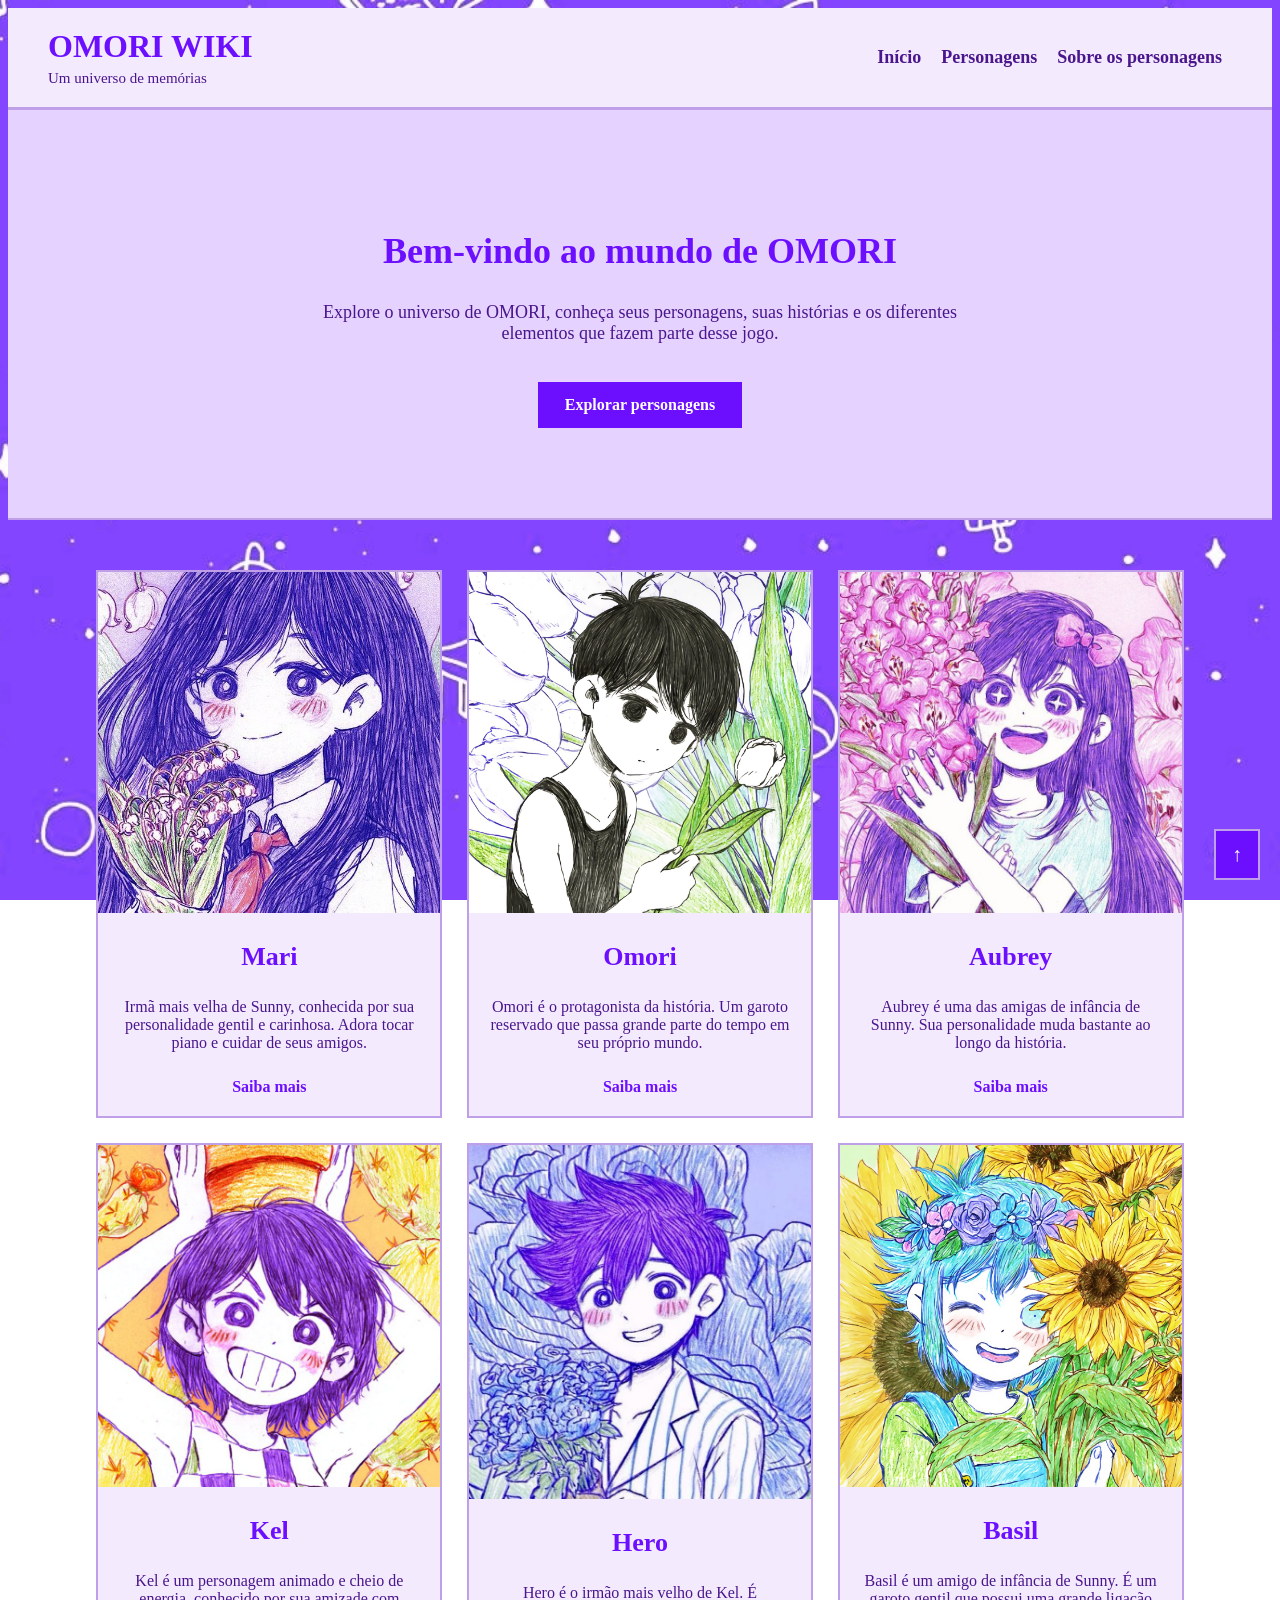
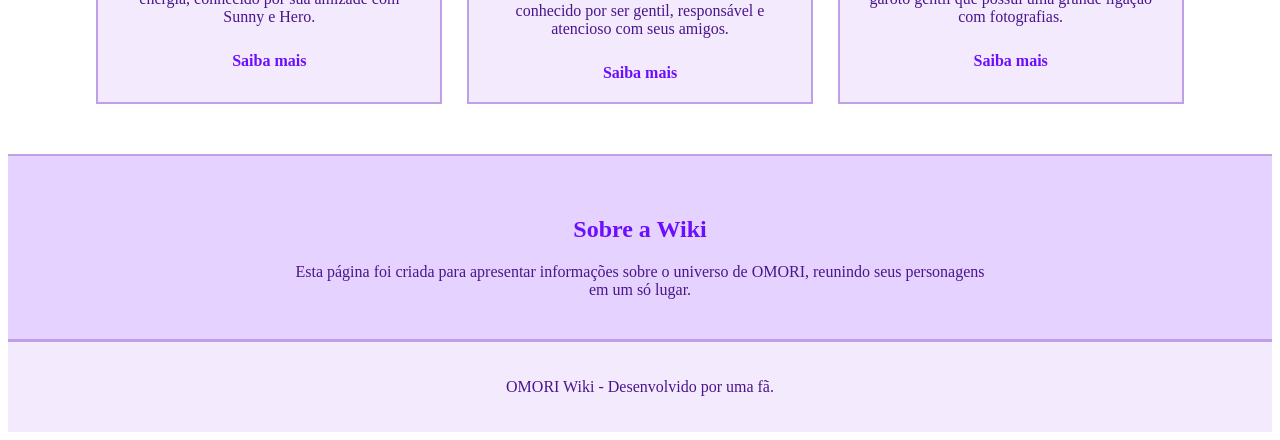
<file: index.html>
<!DOCTYPE html>
<html lang="pt-br">

<head>
    <meta charset="UTF-8">
    <meta name="viewport" content="width=device-width, initial-scale=1.0">

    <title>OMORI Wiki</title>

    <link rel="stylesheet" href="style.css">
    <link rel="icon" href="iconomori.ico">

    <!-- Importação das fontes utilizadas no site -->
    <link rel="preconnect" href="https://fonts.googleapis.com">
    <link rel="preconnect" href="https://fonts.gstatic.com" crossorigin>

    <link href="https://fonts.googleapis.com/css2?family=Mountains+of+Christmas:wght@400;700&family=Quicksand:wght@400;500;600;700&display=swap" rel="stylesheet">

</head>

<body>

    <!-- Feito individualmente por Ana Letícia Mendes Sousa -->

    <header class="cabecalho">

        <div class="logo">

            <h1>OMORI WIKI</h1>

            <p>Um universo de memórias</p>

        </div>

        <nav class="menu">

            <a href="index.html">Início</a>

            <a href="#personagens">Personagens</a>

            <a href="personagens.html">Sobre os personagens</a>

        </nav>

    </header>

    <main>

        <section class="apresentacao">

            <div class="texto-apresentacao">

                <h2>Bem-vindo ao mundo de OMORI</h2>

                <p>
                    Explore o universo de OMORI, conheça seus personagens,
                    suas histórias e os diferentes elementos que fazem
                    parte desse jogo.
                </p>

                <a href="#personagens" class="botao">
                    Explorar personagens
                </a>

            </div>

        </section>

        <section id="personagens" class="secao-personagens">

            <div class="grade-personagens">

                <div class="card">

                    <img src="Mari.jpg" alt="Mari segurando um buquê de flores rosas.">

                    <div class="conteudo-card">

                        <h3>Mari</h3>

                        <p>
                            Irmã mais velha de Sunny, conhecida
                            por sua personalidade gentil e carinhosa.
                            Adora tocar piano e cuidar de seus amigos.
                        </p>

                        <a href="personagens.html#mari">
                            Saiba mais
                        </a>

                    </div>

                </div>

                <div class="card">

                    <img src="omori.jpg" alt="Omori segurando um buquê de flores brancas.">

                    <div class="conteudo-card">

                        <h3>Omori</h3>

                        <p>
                            Omori é o protagonista da história.
                            Um garoto reservado que passa grande
                            parte do tempo em seu próprio mundo.
                        </p>

                        <a href="personagens.html#omori">
                            Saiba mais
                        </a>

                    </div>

                </div>

                <div class="card">

                    <img src="aubrey.jpg" alt="Aubrey segurando um buquê de flores rosas.">

                    <div class="conteudo-card">

                        <h3>Aubrey</h3>

                        <p>
                            Aubrey é uma das amigas de infância
                            de Sunny. Sua personalidade muda
                            bastante ao longo da história.
                        </p>

                        <a href="personagens.html#aubrey">
                            Saiba mais
                        </a>

                    </div>

                </div>

                <div class="card">

                    <img src="kel.jpg" alt="Kel segurando um pote de flor na cabeça.">

                    <div class="conteudo-card">

                        <h3>Kel</h3>

                        <p>
                            Kel é um personagem animado e cheio
                            de energia, conhecido por sua amizade
                            com Sunny e Hero.
                        </p>

                        <a href="personagens.html#kel">
                            Saiba mais
                        </a>

                    </div>

                </div>

                <div class="card">

                    <img src="hero.jpg" alt="Hero segurando um buquê de flores azuis.">

                    <div class="conteudo-card">

                        <h3>Hero</h3>

                        <p>
                            Hero é o irmão mais velho de Kel.
                            É conhecido por ser gentil, responsável
                            e atencioso com seus amigos.
                        </p>

                        <a href="personagens.html#hero">
                            Saiba mais
                        </a>

                    </div>

                </div>

                <div class="card">

                    <img src="basil.jpg" alt="Basil segurando um girassol.">

                    <div class="conteudo-card">

                        <h3>Basil</h3>

                        <p>
                            Basil é um amigo de infância de Sunny.
                            É um garoto gentil que possui uma
                            grande ligação com fotografias.
                        </p>

                        <a href="personagens.html#basil">
                            Saiba mais
                        </a>

                    </div>

                </div>

            </div>

        </section>

        <section class="sobre">

            <h2>Sobre a Wiki</h2>

            <p>
                Esta página foi criada para apresentar informações
                sobre o universo de OMORI, reunindo seus personagens
                em um só lugar.
            </p>

        </section>

    </main>

    <footer class="rodape">

        <p>OMORI Wiki - Desenvolvido por uma fã.</p>

    </footer>

    <a href="#" class="voltar-topo">↑</a>

</body>

</html>
</file>
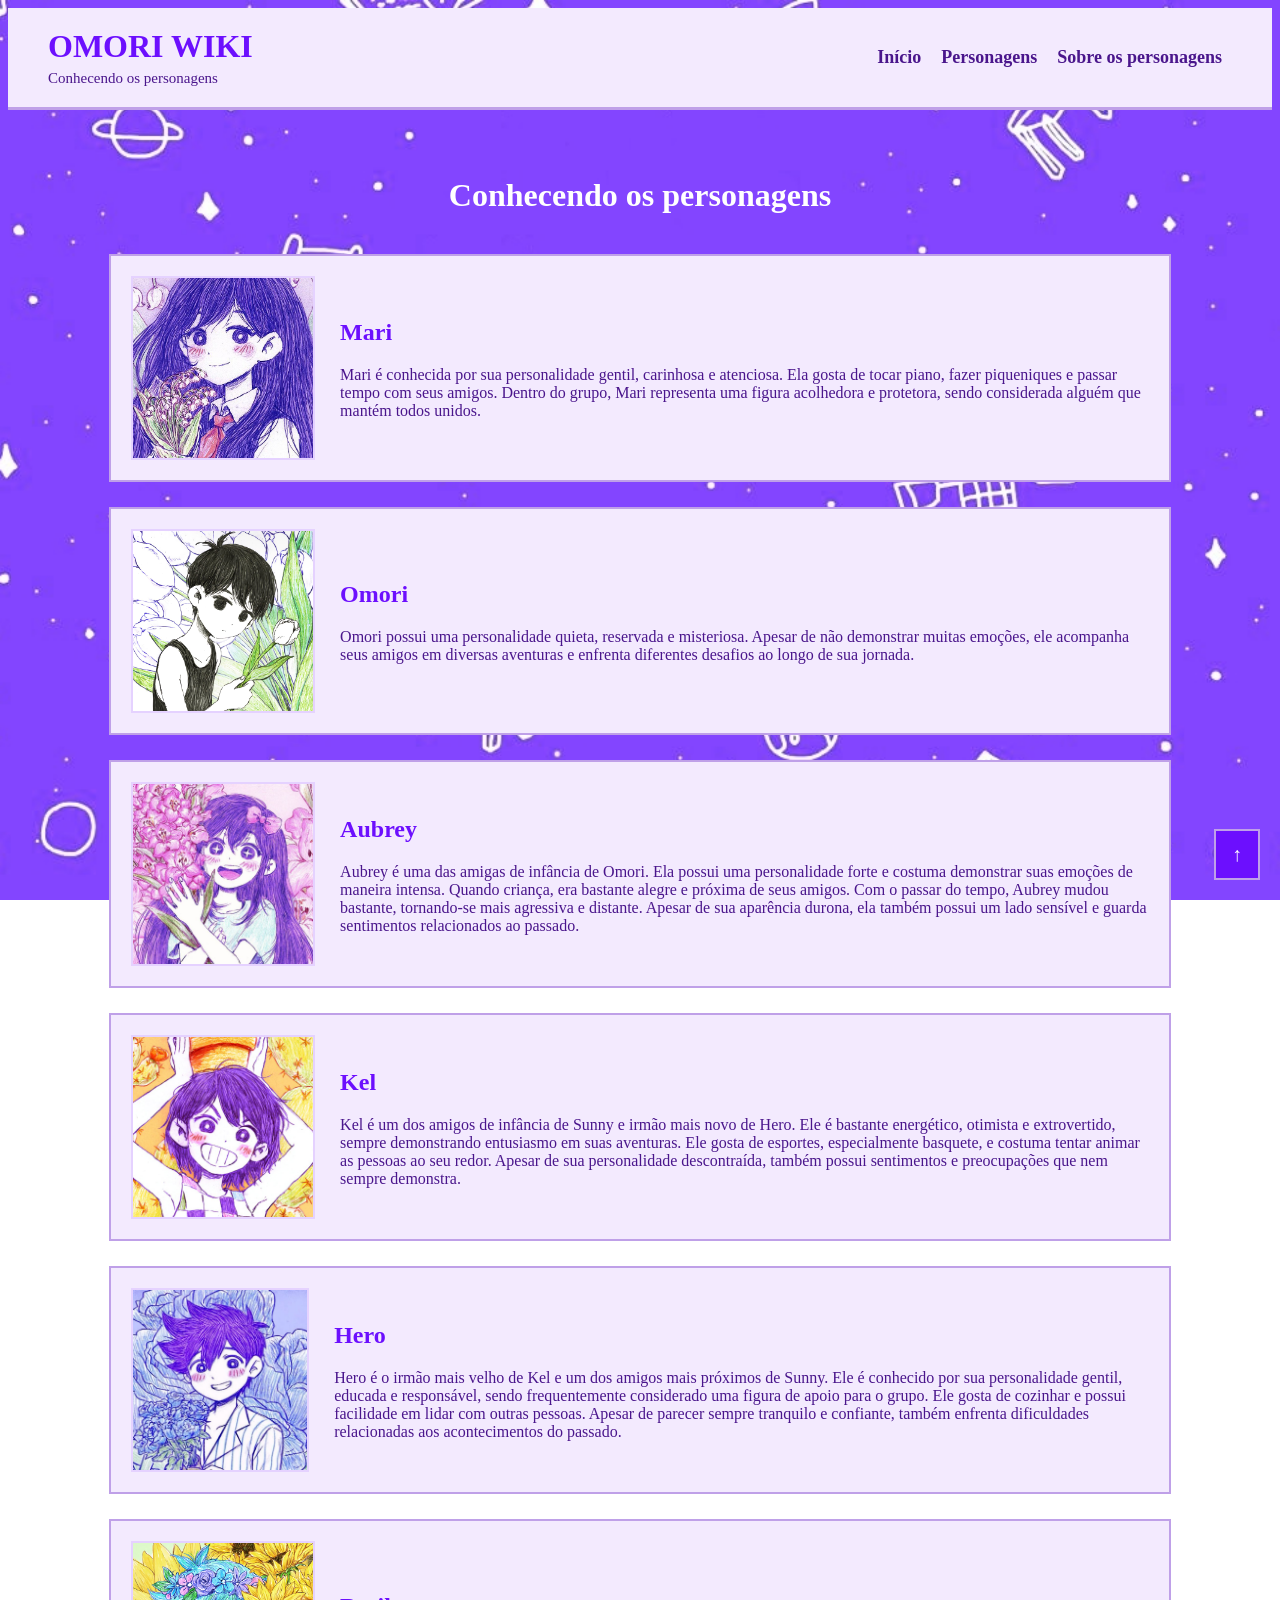
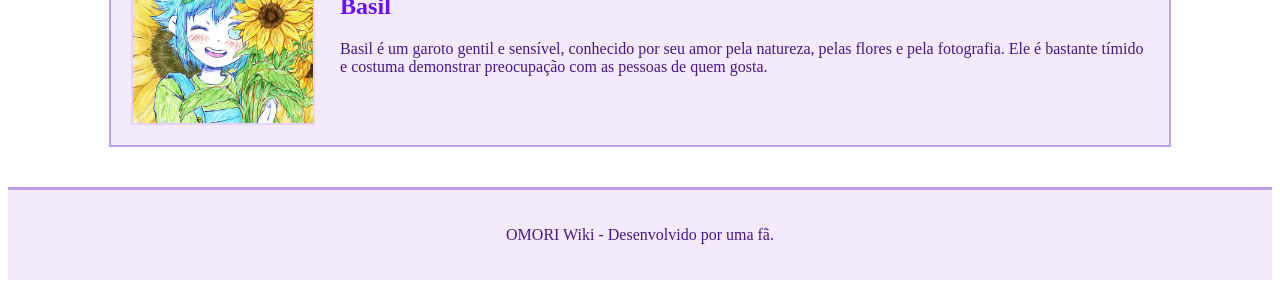
<file: personagens.html>
<!DOCTYPE html>
<html lang="pt-br">

<head>
    <meta charset="UTF-8">
    <meta name="viewport" content="width=device-width, initial-scale=1.0">

    <title>Personagens - OMORI Wiki</title>

    <link rel="stylesheet" href="style.css">
    <link rel="icon" href="iconomori.ico">

    <!-- Importação das fontes utilizadas no site -->
    <link rel="preconnect" href="https://fonts.googleapis.com">
    <link rel="preconnect" href="https://fonts.gstatic.com" crossorigin>

    <link href="https://fonts.googleapis.com/css2?family=Mountains+of+Christmas:wght@400;700&family=Quicksand:wght@400;500;600;700&display=swap" rel="stylesheet">

</head>

<body>

    <header class="cabecalho">

        <div class="logo">

            <h1>OMORI WIKI</h1>

            <p>Conhecendo os personagens</p>

        </div>

        <nav class="menu">

            <a href="index.html">Início</a>

            <a href="index.html#personagens">Personagens</a>

            <a href="personagens.html">Sobre os personagens</a>

        </nav>

    </header>

    <main class="pagina-detalhes">

        <section class="titulo-detalhes">

            <h2>Conhecendo os personagens</h2>

        </section>

        <section class="lista-detalhes">

            <article class="personagem-detalhe" id="mari">

                <img src="Mari.jpg" alt="Mari">

                <div>

                    <h2>Mari</h2>

                    <p>
                        Mari é conhecida por sua personalidade gentil,
                        carinhosa e atenciosa. Ela gosta de tocar piano,
                        fazer piqueniques e passar tempo com seus amigos.
                        Dentro do grupo, Mari representa uma figura acolhedora
                        e protetora, sendo considerada alguém que mantém todos unidos.
                    </p>

                </div>

            </article>

            <article class="personagem-detalhe" id="omori">

                <img src="omori.jpg" alt="Omori">

                <div>

                    <h2>Omori</h2>

                    <p>
                        Omori possui uma personalidade quieta, reservada
                        e misteriosa. Apesar de não demonstrar muitas emoções,
                        ele acompanha seus amigos em diversas aventuras e
                        enfrenta diferentes desafios ao longo de sua jornada.
                    </p>

                </div>

            </article>

            <article class="personagem-detalhe" id="aubrey">

                <img src="aubrey.jpg" alt="Aubrey">

                <div>

                    <h2>Aubrey</h2>

                    <p>
                        Aubrey é uma das amigas de infância de Omori.
                        Ela possui uma personalidade forte e costuma demonstrar
                        suas emoções de maneira intensa. Quando criança, era
                        bastante alegre e próxima de seus amigos. Com o passar do
                        tempo, Aubrey mudou bastante, tornando-se mais agressiva e distante.
                        Apesar de sua aparência durona, ela também possui um lado sensível
                        e guarda sentimentos relacionados ao passado.
                    </p>

                </div>

            </article>

            <article class="personagem-detalhe" id="kel">

                <img src="kel.jpg" alt="Kel">

                <div>

                    <h2>Kel</h2>

                    <p>
                        Kel é um dos amigos de infância de Sunny e irmão mais novo de Hero.
                        Ele é bastante energético, otimista e extrovertido, sempre demonstrando
                        entusiasmo em suas aventuras. Ele gosta de esportes, especialmente basquete,
                        e costuma tentar animar as pessoas ao seu redor. Apesar de sua personalidade
                        descontraída, também possui sentimentos e preocupações que nem sempre demonstra.
                    </p>

                </div>

            </article>

            <article class="personagem-detalhe" id="hero">

                <img src="hero.jpg" alt="Hero">

                <div>

                    <h2>Hero</h2>

                    <p>
                        Hero é o irmão mais velho de Kel e um dos amigos mais próximos de Sunny.
                        Ele é conhecido por sua personalidade gentil, educada e responsável,
                        sendo frequentemente considerado uma figura de apoio para o grupo.
                        Ele gosta de cozinhar e possui facilidade em lidar com outras pessoas.
                        Apesar de parecer sempre tranquilo e confiante, também enfrenta dificuldades
                        relacionadas aos acontecimentos do passado.
                    </p>

                </div>

            </article>

            <article class="personagem-detalhe" id="basil">

                <img src="basil.jpg" alt="Basil">

                <div>

                    <h2>Basil</h2>

                    <p>
                        Basil é um garoto gentil e sensível, conhecido por seu amor pela natureza,
                        pelas flores e pela fotografia. Ele é bastante tímido e costuma demonstrar
                        preocupação com as pessoas de quem gosta.
                    </p>

                </div>

            </article>

        </section>

    </main>

    <footer class="rodape">

        <p>OMORI Wiki - Desenvolvido por uma fã.</p>

    </footer>

    <a href="#" class="voltar-topo">↑</a>

</body>

</html>
</file>
<file: style.css>
body {
    background-image: url("fundo.jpg");
    background-position: center;
    background-size: cover;
    background-repeat: no-repeat;
    background-attachment: fixed;
    color: #4A168C;
}

h1, h2, h3, h4, h5, h6 {
    font-family: 'Mountains of Christmas', cursive;
    font-weight: bold;
}

.cabecalho {
    background-color: #F3EAFE;
    color: #4A168C;
    padding: 20px 40px;
    display: flex;
    flex-direction: row;
    justify-content: space-between;
    align-items: center;
    border-bottom: 3px solid #BFA0E8;
    position: sticky;
    top: 0;
    z-index: 10;
}

.logo h1 {
    margin: 0;
    color: #6C0FFE;
}

.logo p {
    margin: 5px 0 0;
    color: #4A168C;
    font-size: 15px;
}

.menu {
    display: flex;
    justify-content: center;
    align-items: center;
}

.menu a {
    color: #4A168C;
    text-decoration: none;
    font-size: 18px;
    font-weight: bold;
    margin: 0 10px;
}

.menu a:hover {
    color: #6C0FFE;
    text-decoration: underline;
}

.apresentacao {
    background-color: #E5D2FF;
    color: #4A168C;
    padding: 90px 50px;
    text-align: center;
    position: relative;
    border-bottom: 2px solid #BFA0E8;
}

.texto-apresentacao {
    max-width: 700px;
    margin: auto;
}

.texto-apresentacao h2 {
    font-size: 36px;
    color: #6C0FFE;
}

.texto-apresentacao p {
    font-size: 18px;
    color: #4A168C;
}

.botao {
    display: inline-block;
    background-color: #6C0FFE;
    color: white;
    padding: 12px 25px;
    margin-top: 20px;
    border: 2px solid #6C0FFE;
    text-decoration: none;
    font-weight: bold;
}

.botao:hover {
    background-color: #4A168C;
    border-color: #4A168C;
}

.secao-personagens {
    padding: 50px 7%;
}

.grade-personagens {
    display: grid;
    grid-template-columns: repeat(3, 1fr);
    grid-auto-rows: minmax(350px, auto);
    gap: 25px;
}

.card {
    background-color: #F3EAFE;
    border: 2px solid #BFA0E8;
    position: relative;
    animation-name: aparecer;
    animation-duration: 1s;
}

.card:nth-child(1) {
    animation-delay: 0s;
}

.card:nth-child(2) {
    animation-delay: 0.2s;
}

.card:nth-child(3) {
    animation-delay: 0.4s;
}

.card:nth-child(4) {
    animation-delay: 0.6s;
}

.card:nth-child(5) {
    animation-delay: 0.8s;
}

.card:nth-child(6) {
    animation-delay: 1s;
}

.card img {
    width: 100%;
    height: auto;
    max-width: 100%;
}

.conteudo-card {
    padding: 20px;
    text-align: center;
}

.conteudo-card h3 {
    color: #6C0FFE;
    font-size: 26px;
    margin-top: 5px;
}

.conteudo-card p {
    color: #4A168C;
}

.conteudo-card a {
    display: inline-block;
    color: #6C0FFE;
    font-weight: bold;
    text-decoration: none;
    margin-top: 10px;
}

.conteudo-card a:hover {
    color: #4A168C;
    text-decoration: underline;
}

.card:hover {
    background-color: #E5D2FF;
    border-color: #6C0FFE;
}

@keyframes aparecer {

    0% {
        background-color: #E5D2FF;
        opacity: 0;
    }

    100% {
        background-color: #F3EAFE;
        opacity: 1;
    }

}

.sobre {
    background-color: #E5D2FF;
    padding: 40px;
    text-align: center;
    border-top: 2px solid #BFA0E8;
}

.sobre h2 {
    color: #6C0FFE;
}

.sobre p {
    max-width: 700px;
    margin: auto;
    color: #4A168C;
}

.pagina-detalhes {
    padding: 40px 8%;
}

.titulo-detalhes {
    text-align: center;
    margin-bottom: 40px;
}

.titulo-detalhes h2 {
    color: white;
    font-size: 32px;
}

.lista-detalhes {
    display: flex;
    flex-direction: column;
    gap: 25px;
}

.personagem-detalhe {
    display: flex;
    flex-direction: row;
    align-items: center;
    gap: 25px;
    background-color: #F3EAFE;
    padding: 20px;
    border: 2px solid #BFA0E8;
}

.personagem-detalhe img {
    width: 180px;
    height: 180px;
    border: 2px solid #E5D2FF;
}

.personagem-detalhe h2 {
    color: #6C0FFE;
}

.personagem-detalhe p {
    color: #4A168C;
}


.rodape {
    background-color: #F3EAFE;
    color: #4A168C;
    padding: 20px;
    text-align: center;
    border-top: 3px solid #BFA0E8;
}


.voltar-topo {
    position: fixed;
    bottom: 20px;
    right: 20px;
    background-color: #6C0FFE;
    color: white;
    padding: 12px 16px;
    border: 2px solid #BFA0E8;
    text-decoration: none;
    font-size: 20px;
}

@media screen and (max-width: 900px) {

    .cabecalho {
        flex-direction: column;
        gap: 20px;
        padding: 20px;
    }

    .grade-personagens {
        grid-template-columns: repeat(2, 1fr);
    }

    .apresentacao {
        padding: 70px 30px;
    }

}

@media screen and (max-width: 600px) {

    .cabecalho {
        flex-direction: column;
        padding: 15px;
    }

    .menu {
        flex-direction: column;
        gap: 15px;
    }

    .grade-personagens {
        grid-template-columns: 1fr;
    }

    .apresentacao {
        padding: 70px 20px;
    }

    .texto-apresentacao h2 {
        font-size: 27px;
    }

    .personagem-detalhe {
        flex-direction: column;
        text-align: center;
    }

    .personagem-detalhe img {
        width: 100%;
        height: 220px;
    }

    .pagina-detalhes {
        padding: 25px 15px;
    }

}
</file>
